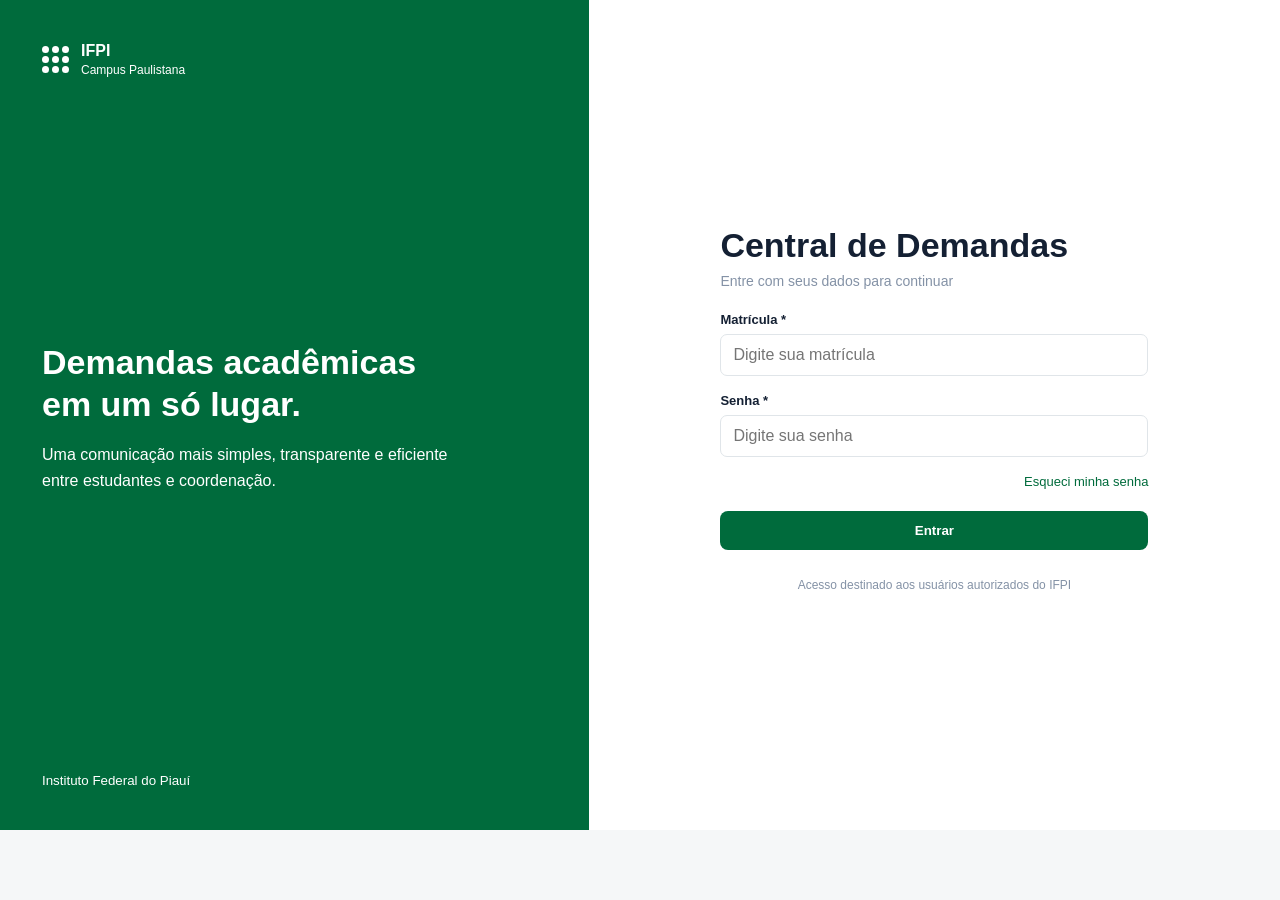
<file: central_demandas2/todos.html>
<!DOCTYPE html>
<html lang="pt-BR">
<head>
<meta charset="UTF-8">
<meta name="viewport" content="width=device-width, initial-scale=1.0">
<title>Central de Demandas | IFPI</title>
<style>
:root{--green:#006b3c;--green2:#087a49;--bg:#f5f7f8;--line:#e0e5e9;--muted:#8492a6;--text:#142033}
*{box-sizing:border-box}body{margin:0;font-family:Arial,Helvetica,sans-serif;color:var(--text);background:var(--bg)}
header{height:70px;background:var(--green);color:#fff;display:flex;align-items:center;justify-content:space-between;padding:0 clamp(18px,6vw,90px);gap:20px}
.logo{display:flex;align-items:center;gap:12px;font-weight:bold}.mark{display:grid;grid-template-columns:repeat(3,7px);gap:3px}.mark i{width:7px;height:7px;border-radius:50%;background:#fff}.logo small{display:block;font-weight:400;font-size:12px;margin-top:3px}
nav{display:flex;align-items:center;gap:8px;flex-wrap:wrap}nav button{background:transparent;color:white;border:0;padding:11px 14px;border-radius:9px;font-weight:600;cursor:pointer}nav button.active,nav button:hover{background:#fff;color:var(--green)}
main{max-width:1000px;margin:42px auto;padding:0 20px 60px}.view{display:none}.view.active{display:block}
.card{background:white;border:1px solid var(--line);border-radius:15px;box-shadow:0 2px 5px #152b3b0c;padding:26px;max-width:790px;margin:0 auto}
h1,h2,h3{margin-top:0}h2{font-size:23px;margin-bottom:6px}.sub{color:var(--muted);font-size:14px;margin:0 0 23px}
.grid{display:grid;grid-template-columns:1fr 1fr;gap:16px}.field{display:flex;flex-direction:column;gap:7px}.wide{grid-column:1/-1}label{font-size:13px;font-weight:700}
input,select,textarea{font:inherit;width:100%;padding:11px 12px;border:1px solid var(--line);border-radius:7px;background:white;color:var(--text);min-height:42px}
textarea{min-height:100px;resize:vertical}input:focus,select:focus,textarea:focus{outline:2px solid #006b3c22;border-color:var(--green)}
.categories{display:flex;gap:7px;flex-wrap:wrap}.categories label{font-weight:400;border:1px solid var(--line);padding:8px 10px;border-radius:7px;cursor:pointer}.categories input{width:auto;min-height:0;margin:0 4px 0 0}
.priority{background:#f2f7f4;border:1px solid #dce9e1;border-radius:12px;padding:18px}
.priority h4{font-size:12px;letter-spacing:.07em;margin:0 0 5px;color:var(--green);font-weight:800}
.priority-intro{font-size:12px;color:var(--muted);margin:0 0 14px;line-height:1.45}
.question{display:flex;justify-content:space-between;align-items:center;gap:18px;font-size:13px;margin:9px 0;background:#fff;border:1px solid #e3ebe6;border-radius:9px;padding:13px 14px;min-height:58px}
.question-text{font-weight:600;line-height:1.4;max-width:75%}
.choices{display:flex;gap:5px;white-space:nowrap;background:#f2f5f3;padding:4px;border-radius:8px}
.choices label{font-weight:700;font-size:12px;border:1px solid transparent;background:transparent;color:#68766e;border-radius:6px;padding:7px 12px;cursor:pointer;transition:.15s}
.choices input{position:absolute;opacity:0;width:1px;height:1px;min-height:0}
.choices label:has(input:checked){background:var(--green);color:#fff;box-shadow:0 1px 3px #123b251f}
.choices label:focus-within{outline:2px solid #006b3c55;outline-offset:2px}
@media(max-width:560px){.question{align-items:flex-start;flex-direction:column;gap:10px}.question-text{max-width:100%}.choices{width:100%}.choices label{flex:1;text-align:center}}
button.primary{background:var(--green);color:white;border:0;border-radius:8px;padding:12px 19px;font-weight:bold;cursor:pointer}button.primary:hover{background:#00542f}
.form-actions{margin-top:19px}.hint{font-size:12px;color:var(--muted)}.notice{display:none;margin-top:16px;padding:12px 14px;background:#eaf5ef;color:#075c36;border:1px solid #c4e2d0;border-radius:8px;font-size:14px;line-height:1.5}.notice.show{display:block}.notice.error{background:#fff1f0;color:#a32218;border-color:#f0c5c0}
.login-layout{min-height:calc(100vh - 70px);display:grid;grid-template-columns:46% 54%;background:white}.login-brand{background:var(--green);color:white;padding:42px;display:flex;flex-direction:column;justify-content:space-between;min-height:610px}.login-brand h2{font-size:34px;line-height:1.25;max-width:400px}.login-brand p{max-width:420px;line-height:1.6}.login-form{display:flex;align-items:center;justify-content:center;padding:35px}.login-form .card{border:0;box-shadow:none;width:100%;max-width:480px}.login-form h1{font-size:34px;margin-bottom:8px}.login-form .field{margin:17px 0}.login-form button.primary{width:100%;margin-top:9px}
.track-row{display:flex;gap:12px;align-items:center}.track-row input{flex:1}
footer{background:var(--green);color:#d9f4e5;padding:19px clamp(18px,6vw,90px);font-size:12px;display:flex;justify-content:space-between;gap:10px}
@media(max-width:720px){header{height:auto;min-height:70px;align-items:flex-start;flex-direction:column;padding:16px 20px}nav{width:100%}nav button{padding:9px 10px}.grid{grid-template-columns:1fr}.wide{grid-column:auto}.login-layout{grid-template-columns:1fr}.login-brand{min-height:260px;padding:28px}.login-brand h2{font-size:27px}.login-form{padding:15px}.track-row{flex-direction:column;align-items:stretch}footer{flex-direction:column}}
</style>
</head>
<body>
<section id="loginView" class="view active">
 <div class="login-layout">
  <aside class="login-brand">
   <div class="logo"><span class="mark"><i></i><i></i><i></i><i></i><i></i><i></i><i></i><i></i><i></i></span><span>IFPI<small>Campus Paulistana</small></span></div>
   <div><h2>Demandas acadêmicas<br>em um só lugar.</h2><p>Uma comunicação mais simples, transparente e eficiente entre estudantes e coordenação.</p></div>
   <small>Instituto Federal do Piauí</small>
  </aside>
  <div class="login-form"><div class="card">
   <h1>Central de Demandas</h1><p class="sub">Entre com seus dados para continuar</p>
   <form id="loginForm" novalidate>
    <div class="field"><label for="matriculaLogin">Matrícula *</label><input id="matriculaLogin" name="matricula" required minlength="3" maxlength="20" placeholder="Digite sua matrícula"></div>
    <div class="field"><label for="senhaLogin">Senha *</label><input id="senhaLogin" name="senha" type="password" required minlength="6" maxlength="64" placeholder="Digite sua senha"></div>
    <p style="text-align:right;color:#006b3c;font-size:13px">Esqueci minha senha</p>
    <button class="primary" type="submit">Entrar</button><div class="notice" role="status"></div>
   </form>
   <p class="hint" style="text-align:center;margin-top:28px">Acesso destinado aos usuários autorizados do IFPI</p>
  </div></div>
 </div>
</section>
<div id="appView" class="view">
<header>
 <div class="logo"><span class="mark"><i></i><i></i><i></i><i></i><i></i><i></i><i></i><i></i><i></i></span><span>IFPI<small>Central de Demandas da Coordenação</small></span></div>
 <nav><button type="button" data-view="home" class="active">Página Inicial</button><button type="button" data-view="new">Área do Aluno</button><button type="button" data-view="track">Acompanhar</button><button type="button" id="logout">Sair</button></nav>
</header>
<main>
 <section id="home" class="view active"><div class="card"><h2>Bem-vindo à Central de Demandas</h2><p class="sub">Utilize o sistema para registrar e acompanhar solicitações encaminhadas à coordenação.</p><div class="grid"><button class="primary" type="button" data-view="new">Nova solicitação</button><button class="primary" type="button" data-view="track">Acompanhar solicitação</button></div></div></section>
 <section id="new" class="view"><div class="card">
  <h2>Nova Solicitação</h2><p class="sub">Preencha o formulário para registrar sua demanda.</p>
  <form id="requestForm" novalidate><div class="grid">
   <div class="field"><label for="nome">Nome Completo *</label><input id="nome" name="nome" required minlength="3" maxlength="100" placeholder="Ex: João Pedro Carvalho"></div>
   <div class="field"><label for="matricula">Matrícula *</label><input id="matricula" name="matricula" required minlength="3" maxlength="20" placeholder="Ex: 20231ADS0001"></div>
   <div class="field"><label for="curso">Curso *</label><input id="curso" name="curso" required minlength="2" maxlength="100" placeholder="Ex: Análise e Desenvolvimento de Sistemas"></div>
   <div class="field"><label for="turma">Turma *</label><input id="turma" name="turma" required minlength="2" maxlength="30" placeholder="Ex: 2023.1"></div>
   <div class="field wide"><label>Categoria do Problema *</label><div class="categories">
    <label><input type="radio" name="categoria" value="Matrícula" required>Matrícula</label><label><input type="radio" name="categoria" value="Questões Acadêmicas">Questões Acadêmicas</label><label><input type="radio" name="categoria" value="Documentação">Documentação</label><label><input type="radio" name="categoria" value="Horários">Horários</label><label><input type="radio" name="categoria" value="Professores">Professores</label><label><input type="radio" name="categoria" value="Estrutura">Estrutura</label><label><input type="radio" name="categoria" value="Outros">Outros</label>
   </div></div>
   <div class="field wide priority"><h4>AVALIAÇÃO DA PRIORIDADE</h4>
    <p class="priority-intro">Responda às perguntas abaixo para ajudar a coordenação a compreender o impacto da solicitação.</p>
    <div class="question"><span class="question-text">1. A situação impede você de realizar alguma atividade acadêmica? *</span><span class="choices"><label><input type="radio" name="impede" value="Sim" required> Sim</label><label><input type="radio" name="impede" value="Não"> Não</label></span></div>
    <div class="question"><span class="question-text">2. Existe um prazo próximo para resolver essa situação (até 7 dias)? *</span><span class="choices"><label><input type="radio" name="prazo" value="Sim" required> Sim</label><label><input type="radio" name="prazo" value="Não"> Não</label></span></div>
    <div class="question"><span class="question-text">3. Essa situação também afeta outros estudantes ou pessoas do setor? *</span><span class="choices"><label><input type="radio" name="colegas" value="Sim" required> Sim</label><label><input type="radio" name="colegas" value="Não"> Não</label></span></div>
   </div>
   <div class="field wide"><label for="descricao">Descrição Detalhada *</label><textarea id="descricao" name="descricao" required minlength="10" maxlength="1500" placeholder="Descreva seu problema com o máximo de detalhes possível..."></textarea><span class="hint">De 10 a 1500 caracteres.</span></div>
   <div class="field wide"><label for="anexo">Anexos (PDF ou Fotos)</label><input id="anexo" name="anexo" type="file" accept=".pdf,.png,.jpg,.jpeg" multiple><span class="hint">Opcional. Formatos aceitos: PDF, PNG ou JPG. Nesta demonstração, os arquivos não são enviados para servidor.</span></div>
  </div><div class="form-actions"><button class="primary" type="submit">Enviar Solicitação</button></div><div class="notice" role="status"></div></form>
 </div></section>
 <section id="track" class="view"><div class="card">
  <h2>Acompanhar Solicitação</h2><p class="sub">Digite o código do protocolo para consultar sua demanda.</p>
  <form id="trackForm" novalidate><div class="track-row"><input id="protocolo" name="protocolo" required pattern="#?[0-9]{4,}-[0-9]{3}" maxlength="15" placeholder="Digite o código do protocolo (ex: #2026-015)"><button class="primary" type="submit">Buscar</button></div><p class="hint">Exemplo de formato: #2026-015</p><div class="notice" role="status"></div></form>
 </div></section>
</main>
<footer><span>Instituto Federal do Piauí — Central de Demandas da Coordenação</span><span>v1.0 · 2026</span></footer>
</div>
<script>
const loginView=document.getElementById('loginView'),appView=document.getElementById('appView');
function showAppView(id){document.querySelectorAll('#appView main .view').forEach(v=>v.classList.toggle('active',v.id===id));document.querySelectorAll('nav [data-view]').forEach(b=>b.classList.toggle('active',b.dataset.view===id));}
document.querySelectorAll('[data-view]').forEach(b=>b.addEventListener('click',()=>showAppView(b.dataset.view)));
document.getElementById('loginForm').addEventListener('submit',e=>{e.preventDefault();const f=e.currentTarget,n=f.querySelector('.notice');n.className='notice show';if(!f.checkValidity()){f.reportValidity();n.classList.add('error');n.textContent='Confira a matrícula e a senha. A senha deve ter pelo menos 6 caracteres.';return;}n.textContent='Dados validados. Demonstração: o login real depende da integração com o sistema de usuários.';setTimeout(()=>{loginView.classList.remove('active');appView.classList.add('active');showAppView('home');},700);});
document.getElementById('logout').addEventListener('click',()=>{appView.classList.remove('active');loginView.classList.add('active');document.getElementById('loginForm').reset();});
document.getElementById('requestForm').addEventListener('submit',e=>{e.preventDefault();const f=e.currentTarget,n=f.querySelector('.notice');n.className='notice show';if(!f.checkValidity()){f.reportValidity();n.classList.add('error');n.textContent='Existem campos obrigatórios ou inválidos. Revise o formulário.';return;}const data=Object.fromEntries(new FormData(f).entries());const yes=[data.impede,data.prazo,data.colegas].filter(v=>v==='Sim').length;const prioridade=yes===3?'Alta':yes===2?'Média':'Baixa';n.textContent=`Solicitação recebida e validada nesta demonstração. Prioridade sugerida pelas respostas: ${prioridade}. Os dados ainda não são armazenados em banco de dados.`;f.reset();});
document.getElementById('trackForm').addEventListener('submit',e=>{e.preventDefault();const f=e.currentTarget,n=f.querySelector('.notice');n.className='notice show';if(!f.checkValidity()){f.reportValidity();n.classList.add('error');n.textContent='Digite um protocolo no formato #2026-015.';return;}n.textContent='Formato do protocolo validado. A consulta real será possível quando o sistema estiver conectado ao banco de dados.';});
</script>
</body>
</html>
</file>
